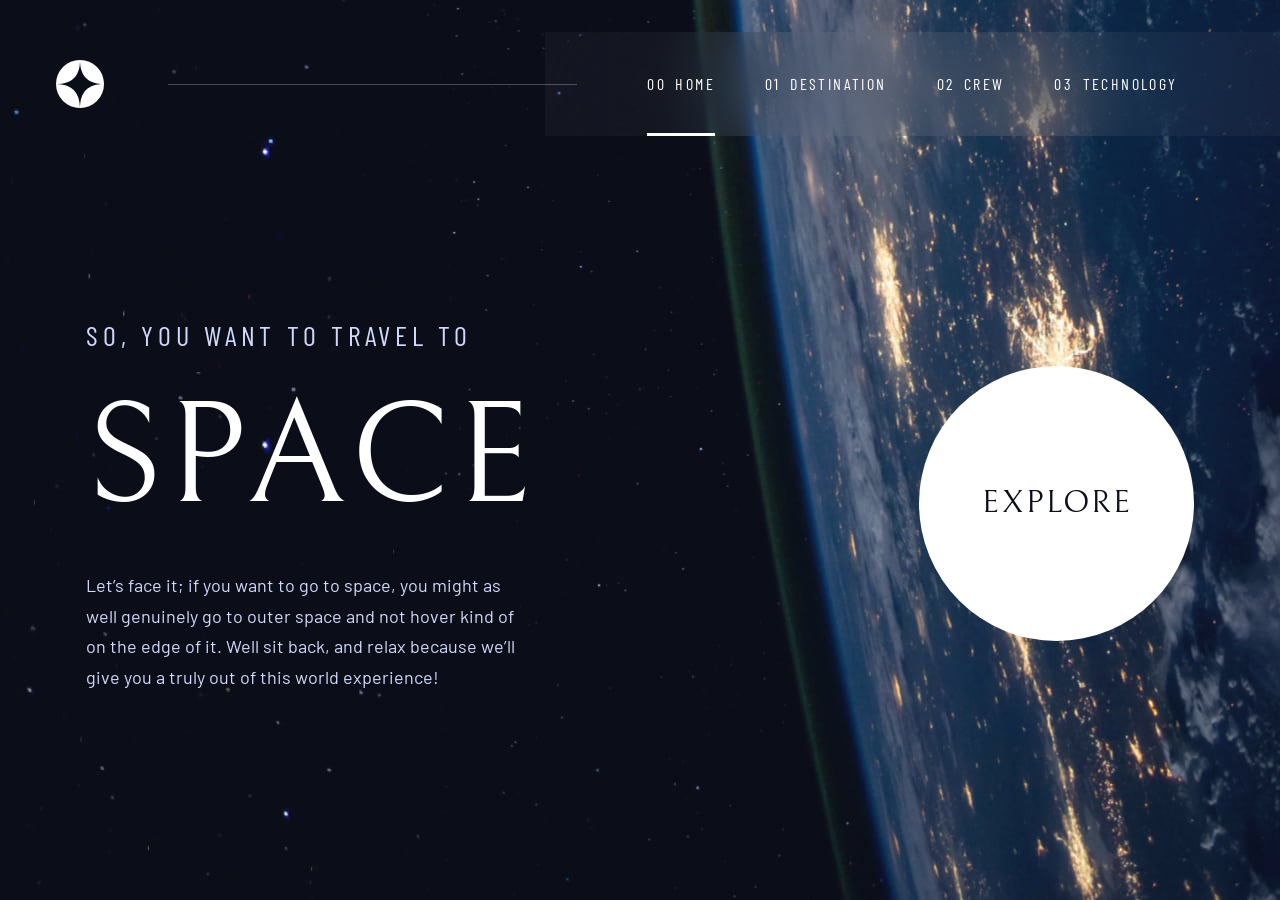
<file: index.html>
<!DOCTYPE html>
<html lang="en">
<head>
  <meta charset="UTF-8">
  <meta http-equiv="X-UA-Compatible" content="IE=edge">
  <meta name="viewport" content="width=device-width, initial-scale=1.0">
  <link rel="preconnect" href="https://fonts.googleapis.com">
  <link rel="preconnect" href="https://fonts.gstatic.com" crossorigin>
  <link href="https://fonts.googleapis.com/css2?family=Barlow+Condensed:wght@400;700&family=Barlow:wght@400;700&family=Bellefair&display=swap" rel="stylesheet">
  <link rel="stylesheet" href="css/reset.css">
  <link rel="stylesheet" href="css/style.css">
  <title>Space Tourism - Home</title>
  <script src="js/navigation.js" defer></script>
</head>
  
<body class="page-home">
  <div class="page-container">
    <header class="header">
      <a href="index.html" class="header__logo-link">
        <img src="images/shared/logo.svg" alt="Space Tourism Star Logo" class="header__logo">
      </a>

      <div class="header__line"></div>

      <button type="button" class="nav-toggle" aria-controls="primary-nav" aria-expanded="false">
        <img src="images/shared/icon-hamburger.svg" alt="Open Menu" class="hamburger-icon">
        <img src="images/shared/icon-close.svg" alt="Close Menu" class="close-icon">
      </button>

      <nav class="nav" id="primary-nav">
        <ul class="nav__list">
          <li class="nav__item nav__item--active">
            <a href="index.html" class="nav__link"><span>00</span> Home</a>
          </li>
          <li class="nav__item">
            <a href="destination.html" class="nav__link"><span>01</span> Destination</a>
          </li>
          <li class="nav__item">
            <a href="crew.html" class="nav__link"><span>02</span> Crew</a>
          </li>
          <li class="nav__item">
            <a href="technology.html" class="nav__link"><span>03</span> Technology</a>
          </li>
        </ul>
      </nav>
    </header>

    <main class="hero">
      <div class="hero__content">
        <h1 class="hero__title">
          <span class="hero__span">So, you want to travel to </span>
          <span class="hero__main-text">Space</span>
        </h1>
        <p class="hero__description">Let’s face it; if you want to go to space, you might as well genuinely go to outer space and not hover kind of on the edge of it. Well sit back, and relax because we’ll give you a truly out of this world experience!</p>
      </div>

      <div class="hero__action">
        <a href="destination.html" class="hero__btn">Explore</a>
      </div>
    </main>
  </div>
</body>
</html>
</file>
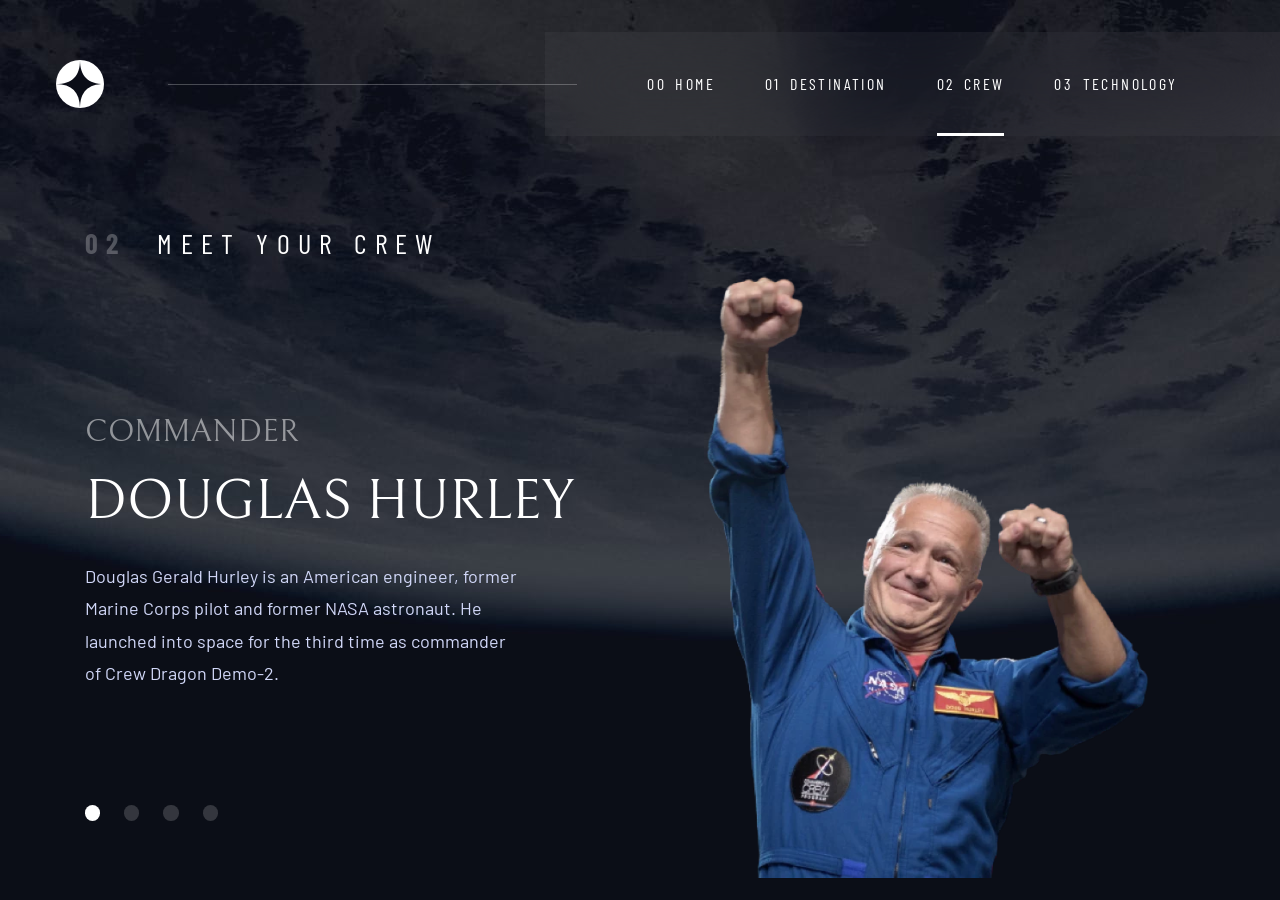
<file: crew.html>
<!DOCTYPE html>
<html lang="en">

<head>
  <meta charset="UTF-8">
  <meta http-equiv="X-UA-Compatible" content="IE=edge">
  <meta name="viewport" content="width=device-width, initial-scale=1.0">
  <link rel="preconnect" href="https://fonts.googleapis.com">
  <link rel="preconnect" href="https://fonts.gstatic.com" crossorigin>
  <link href="https://fonts.googleapis.com/css2?family=Barlow+Condensed:wght@400;700&family=Barlow:wght@400;700&family=Bellefair&display=swap" rel="stylesheet">
  <link rel="stylesheet" href="css/reset.css">
  <link rel="stylesheet" href="css/style.css">
  <title>Space Tourism - Crew</title>
  <script src="js/navigation.js" defer></script>
  <script src="js/crew.js" defer></script>
</head>

<body class="page-crew">

  <div class="page-container">
    <header class="header">
      <a href="index.html" class="header__logo-link">
        <img src="images/shared/logo.svg" alt="Space Tourism Star Logo" class="header__logo">
      </a>

      <div class="header__line"></div>

      <button type="button" class="nav-toggle" aria-controls="primary-nav" aria-expanded="false">
        <img src="images/shared/icon-hamburger.svg" alt="Open Menu" class="hamburger-icon">
        <img src="images/shared/icon-close.svg" alt="Close Menu" class="close-icon">
      </button>

      <nav class="nav" id="primary-nav">
        <ul class="nav__list">
          <li class="nav__item">
            <a href="index.html" class="nav__link"><span>00</span> Home</a>
          </li>
          <li class="nav__item">
            <a href="destination.html" class="nav__link"><span>01</span> Destination</a>
          </li>
          <li class="nav__item nav__item--active">
            <a href="crew.html" class="nav__link"><span>02</span> Crew</a>
          </li>
          <li class="nav__item">
            <a href="technology.html" class="nav__link"><span>03</span> Technology</a>
          </li>
        </ul>
      </nav>
    </header>

    <main class="crew-main">
      <div class="crew-grid-container">

        <div class="crew__data-column">
          <h1 class="crew__title">
            <span class="crew__title-number" aria-hidden="true">02</span> Meet your crew
          </h1>
          <div class="crew__details">
            <p class="crew__details-role">Commander</p>
            <h2 class="crew__details-name">Douglas Hurley</h2>
            <p class="crew__details-bio">Douglas Gerald Hurley is an American engineer, former Marine Corps pilot and former NASA astronaut. He launched into space for the third time as commander of Crew Dragon Demo-2.</p>
          </div>

          <div class="crew-slider-controls" role="tablist" aria-label="Crew member selector">
            <button type="button" class="crew-slider__dot crew-slider__dot--active" role="tab" aria-selected="true" data-index="0" aria-label="Slide 1: Commander"></button>
            <button type="button" class="crew-slider__dot" role="tab" aria-selected="false" data-index="1" aria-label="Slide 2: Mission Specialist"></button>
            <button type="button" class="crew-slider__dot" role="tab" aria-selected="false" data-index="2" aria-label="Slide 3: Pilot"></button>
            <button type="button" class="crew-slider__dot" role="tab" aria-selected="false" data-index="3" aria-label="Slide 4: Flight Engineer"></button>
          </div>
        </div>

        <div class="crew__visual-column">
          <div class="crew__image-wrapper">
            <img class="crew__image" src="images/crew/image-douglas-hurley.webp" alt="Douglas Hurley">
          </div>
        </div>

      </div>
    </main>
  </div>
</body>

</html>
</file>
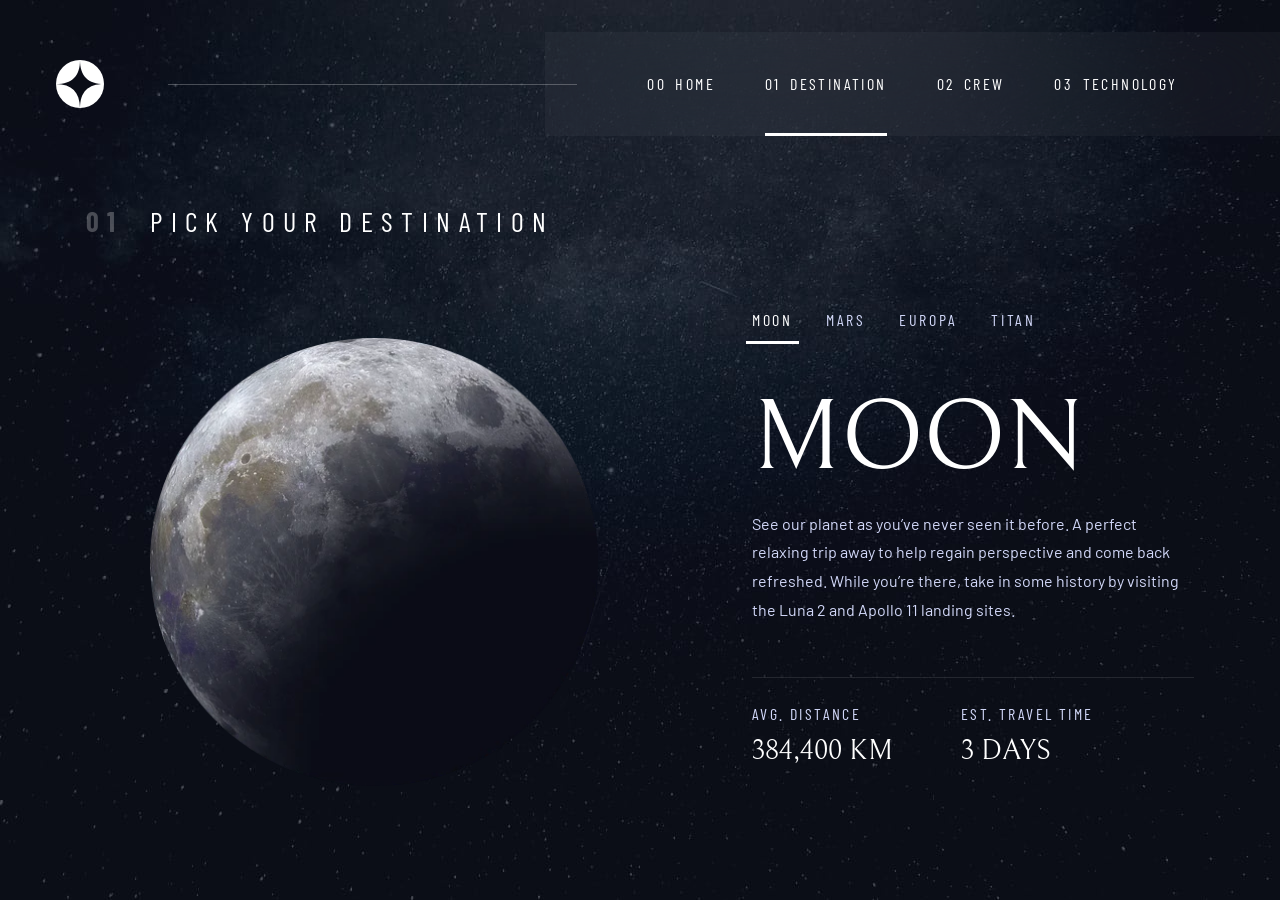
<file: destination.html>
<!DOCTYPE html>
<html lang="en">

<head>
  <meta charset="UTF-8">
  <meta http-equiv="X-UA-Compatible" content="IE=edge">
  <meta name="viewport" content="width=device-width, initial-scale=1.0">
  <link rel="preconnect" href="https://fonts.googleapis.com">
  <link rel="preconnect" href="https://fonts.gstatic.com" crossorigin>
  <link href="https://fonts.googleapis.com/css2?family=Barlow+Condensed:wght@400;700&family=Barlow:wght@400;700&family=Bellefair&display=swap" rel="stylesheet">
  <link rel="stylesheet" href="css/reset.css">
  <link rel="stylesheet" href="css/style.css">
  <title>Space Tourism - Destination</title>
  <script src="js/navigation.js" defer></script>
  <script src="js/destination.js" defer></script>
</head>

<body class="page-destination">

  <div class="page-container">
    <header class="header">
      <a href="index.html" class="header__logo-link">
        <img src="images/shared/logo.svg" alt="Space Tourism Star Logo" class="header__logo">
      </a>

      <div class="header__line"></div>

      <button type="button" class="nav-toggle" aria-controls="primary-nav" aria-expanded="false">
        <img src="images/shared/icon-hamburger.svg" alt="Open Menu" class="hamburger-icon">
        <img src="images/shared/icon-close.svg" alt="Close Menu" class="close-icon">
      </button>

      <nav class="nav" id="primary-nav">
        <ul class="nav__list">
          <li class="nav__item">
            <a href="index.html" class="nav__link"><span>00</span> Home</a>
          </li>
          <li class="nav__item nav__item--active">
            <a href="destination.html" class="nav__link"><span>01</span> Destination</a>
          </li>
          <li class="nav__item">
            <a href="crew.html" class="nav__link"><span>02</span> Crew</a>
          </li>
          <li class="nav__item">
            <a href="technology.html" class="nav__link"><span>03</span> Technology</a>
          </li>
        </ul>
      </nav>
    </header>

    <main class="destination-main">
      <div class="destination-container">

        <div class="destination__visual-column">
          <h1 class="destination__title">
            <span class="destination__title-number">01</span> Pick your destination
          </h1>
          
          <div class="destination__image-wrapper">
            <picture>
              <source id="planet-webp" srcset="images/destination/image-moon.webp" type="image/webp">
              <img id="planet-img" src="images/destination/image-moon.png" alt="Moon planetary view" class="destination__image">
            </picture>
          </div>
        </div>

        <div class="destination__data-column">
          <nav class="planet-selector" aria-label="Destination selection tabs">
            <ul class="planet-selector__list">
              <li class="planet-selector__item"><button class="planet-selector__btn planet-selector__btn--active" data-target="Moon">Moon</button></li>
              <li class="planet-selector__item"><button class="planet-selector__btn" data-target="Mars">Mars</button></li>
              <li class="planet-selector__item"><button class="planet-selector__btn" data-target="Europa">Europa</button></li>
              <li class="planet-selector__item"><button class="planet-selector__btn" data-target="Titan">Titan</button></li>
            </ul>
          </nav>
          
          <div class="destination__info">
          <article class="planet-details">
            <h2 class="planet-details__name" id="planet-name">Moon</h2>
            <p class="planet-details__description" id="planet-description">See our planet as you’ve never seen it before. A perfect relaxing trip away to help regain perspective and come back refreshed. While you’re there, take in some history by visiting the Luna 2 and Apollo 11 landing sites.</p>

            <hr class="planet-details__divider">

            <div class="planet-stats">
              <div class="planet-stats__group">
                <span class="planet-stats__label">Avg. Distance</span>
                <span class="planet-stats__value" id="planet-distance">384,400 km</span>
              </div>
              <div class="planet-stats__group">
                <span class="planet-stats__label">Est. Travel Time</span>
                <span class="planet-stats__value" id="planet-travel">3 days</span>
              </div>
            </div>
          </article>
          </div>
        </div>

      </div>
      </div>
    </main>
  </div>

</body>

</html>
</file>
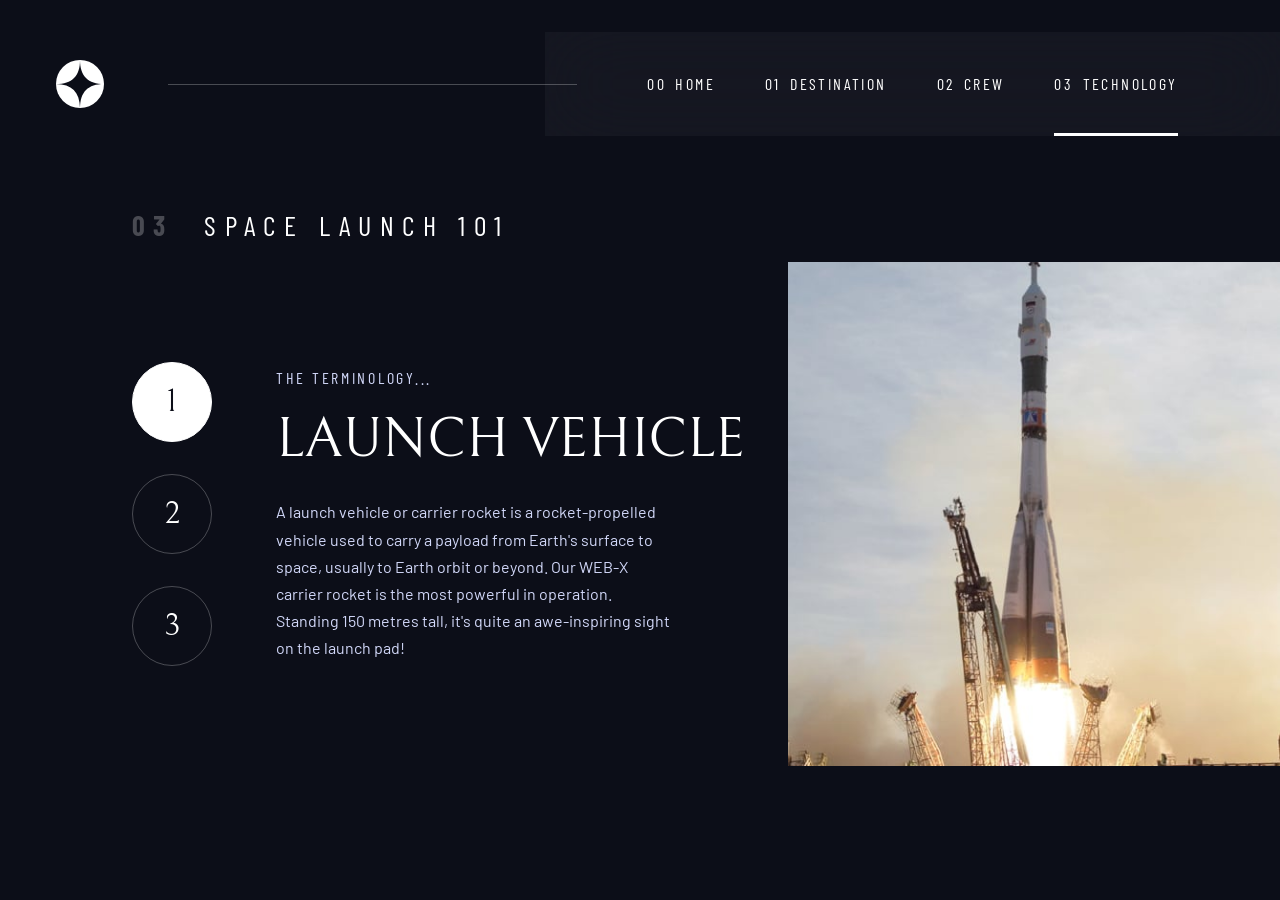
<file: technology.html>
<!DOCTYPE html>
<html lang="en">
<head>
  <meta charset="UTF-8">
  <meta http-equiv="X-UA-Compatible" content="IE=edge">
  <meta name="viewport" content="width=device-width, initial-scale=1.0">
  <link rel="preconnect" href="https://fonts.googleapis.com">
  <link rel="preconnect" href="https://fonts.gstatic.com" crossorigin>
  <link href="https://fonts.googleapis.com/css2?family=Barlow+Condensed:wght@400;700&family=Barlow:wght@400;700&family=Bellefair&display=swap" rel="stylesheet">
  <link rel="stylesheet" href="css/reset.css">
  <link rel="stylesheet" href="css/style.css">
  <title>Space Tourism - Technology</title>
  <script src="js/navigation.js" defer></script>
  <script src="js/tech.js" defer></script>
</head>

<body class="page-tech">

  <div class="page-container">
    <header class="header">
      <a href="index.html" class="header__logo-link">
        <img src="images/shared/logo.svg" alt="Space Tourism Star Logo" class="header__logo">
      </a>

      <div class="header__line"></div>

      <button type="button" class="nav-toggle" aria-controls="primary-nav" aria-expanded="false">
        <img src="images/shared/icon-hamburger.svg" alt="Open Menu" class="hamburger-icon">
        <img src="images/shared/icon-close.svg" alt="Close Menu" class="close-icon">
      </button>

      <nav class="nav" id="primary-nav">
        <ul class="nav__list">
          <li class="nav__item">
            <a href="index.html" class="nav__link"><span>00</span> Home</a>
          </li>
          <li class="nav__item">
            <a href="destination.html" class="nav__link"><span>01</span> Destination</a>
          </li>
          <li class="nav__item">
            <a href="crew.html" class="nav__link"><span>02</span> Crew</a>
          </li>
          <li class="nav__item nav__item--active">
            <a href="technology.html" class="nav__link"><span>03</span> Technology</a>
          </li>
        </ul>
      </nav>
    </header>

    <main class="tech-main">
      <h1 class="tech__title">
        <span class="tech__title-number">03</span> Space launch 101
      </h1>

      <div class="tech-grid-container">

        <div class="tech-tab-controls" role="tablist" aria-label="Technology selector">
          <button type="button" class="tech-tab__btn tech-tab__btn--active" role="tab" aria-selected="true" data-index="0" aria-label="Launch vehicle">1</button>
          <button type="button" class="tech-tab__btn" role="tab" aria-selected="false" data-index="1" aria-label="Spaceport">2</button>
          <button type="button" class="tech-tab__btn" role="tab" aria-selected="false" data-index="2" aria-label="Space capsule">3</button>
        </div>

        <article class="tech__details">
          <p class="tech__subtitle">The terminology...</p>
          <h2 class="tech__details-name">Launch vehicle</h2>
          <p class="tech__details-bio">A launch vehicle or carrier rocket is a rocket-propelled vehicle used to carry a payload from Earth's surface to space, usually to Earth orbit or beyond. Our WEB-X carrier rocket is the most powerful in operation. Standing 150 metres tall, it's quite an awe-inspiring sight on the launch pad! </p>
        </article>

        <div class="tech__visual-column">
          <picture class="tech__image-wrapper">
            <source media="(min-width: 64rem)" srcset="images/technology/image-launch-vehicle-portrait.jpg">
            <img class="tech__image" src="images/technology/image-launch-vehicle-landscape.jpg" alt="Launch Vehicle">
          </picture>
        </div>

      </div>
    </main>
  </div>
</body>

</html>
</file>
<file: css/style.css>
:root {
  /* Colors */
  --blue-900: hsl(230 35% 7%);
  --blue-300: hsl(231 77% 90%);
  --white: hsl(0 0% 100%);

  --blue-900-raw: 230 35% 7%;
  --blue-300-raw: 231 77% 90%;
  --white-raw: 0 0% 100%;

  /* Font-families */
  --ff-serif: "Bellefair", serif;
  --ff-sans-cond: "Barlow Condensed", sans-serif;
  --ff-sans: "Barlow", sans-serif;

  /* Font-weights */
  --fw-regular: 400;
  --fw-bold: 700;

  /* Font-sizes */
  --fs-preset-1: clamp(5rem, 10vw + 1rem, 9rem);
  /* Hero Heading */
  --fs-preset-2: clamp(3.5rem, 8vw + 1rem, 6.25rem);
  /* Large Section Title */
  --fs-preset-3: clamp(2.5rem, 5vw + 1rem, 3.5rem);
  /* Subheading / Planet Name */
  --fs-preset-4: clamp(1.5rem, 3vw + 0.5rem, 2rem);
  /* Card Title / Sub-heading */
  --fs-preset-5: clamp(1.25rem, 2vw + 0.5rem, 1.75rem);
  /* Medium UI Text */
  --fs-preset-6: clamp(1rem, 1.5vw + 0.5rem, 1.125rem);
  /* Default Body / Text */
  --fs-preset-7: clamp(0.875rem, 1.2vw + 0.4rem, 1rem);
  /* Standard UI Labels */
  --fs-preset-8: clamp(0.75rem, 1vw + 0.375rem, 0.875rem);
  /* Small Captions */

  /* Letter spacing */
  --ls-preset-5: 0.3em;
  --ls-preset-6: 0.17em;
  --ls-preset-7: 0.15em;
  --ls-preset-8: 0.035em;

  /* Spacing system */
  --space-1800: 9rem;
  --space-1600: 8rem;
  --space-1400: 7rem;
  --space-1275: 6.75rem;
  --space-1200: 6rem;
  --space-1025: 5.25rem;
  --space-1000: 5rem;
  --space-825: 4.25rem;
  --space-800: 4rem;
  --space-700: 3.5rem;
  --space-625: 3.25rem;
  --space-612: 3.125rem;
  --space-600: 3rem;
  --space-500: 2.5rem;
  --space-450: 2.25rem;
  --space-400: 2rem;
  --space-300: 1.5rem;
  --space-225: 1.25rem;
  --space-200: 1rem;
  --space-150: 0.75rem;
  --space-100: 0.5rem;
  --space-75: 0.375rem;
  --space-50: 0.25rem;
  --space-25: 0.125rem;

  /* Custom Spacing */
  --nav-padding-inline: clamp(6rem, 8vw, 9.125rem);
  --mw-desktop: 73.25rem;
  --selector-gap: 1.3125rem;
}

/* ==========================================================================
  GLOBAL / BASE STYLES (Mobile First Defaults)
   ========================================================================== */

/* --- Body Base --- */
body {
  line-height: 1.5;
  min-height: 100vh;
  text-rendering: optimizeSpeed;
  overflow-y: auto;
  overflow-x: hidden;
  color: var(--white);
  font-family: var(--ff-sans);
  font-weight: var(--fw-regular);
  background-color: var(--blue-900);
  background-size: cover;
  background-position: center bottom;
  background-repeat: no-repeat;
  background-attachment: fixed;
}

/* --- Mobile Background Images --- */
.page-home {
  background-image: url("../images/home/background-home-mobile.jpg");
}

.page-destination {
  background-image: url("../images/destination/background-destination-mobile.jpg");
}

.page-crew {
  background-image: url("../images/crew/background-crew-mobile.jpg");
}

.page-technology {
  background-image: url("../images/technology/background-technology-mobile.jpg");
}

.page-container {
  width: 100%;
  min-height: 100vh;
  display: flex;
  flex-direction: column;
}

/* --- Header & Navigation --- */
.header {
  display: flex;
  justify-content: space-between;
  align-items: center;
  position: relative;
  min-height: clamp(5.5rem, 4.44vw + 4.46rem, 8.5rem);
  padding-inline: clamp(var(--space-300), 4vw + 0.5rem, var(--space-1000));
  z-index: 1000;
}

.header__logo,
.logo img {
  width: 48px;
  height: 48px;
}

.header__logo-link {
  display: inline-block;
  transition: opacity 0.25s ease, transform 0.25s ease;
}

.header__logo-link:hover,
.header__logo-link:focus-visible {
  opacity: 0.8;
  transform: scale(1.05);
}

.header__line {
  display: none;
}

.nav-toggle {
  position: absolute;
  right: clamp(var(--space-300), 4vw + 0.5rem, var(--space-1000));
  top: 50%;
  transform: translateY(-50%);
  z-index: 9999;
  padding: 0.5rem;
}

.nav-toggle .close-icon {
  display: none;
}

.nav-toggle[aria-expanded="true"] .hamburger-icon {
  display: none;
}

.nav-toggle[aria-expanded="true"] .close-icon {
  display: block;
}

.nav {
  position: fixed;
  inset: 0 0 0 32%;
  background-color: hsl(var(--blue-900-raw) / 0.15);
  backdrop-filter: blur(40px);
  -webkit-backdrop-filter: blur(40px);
  padding: var(--space-1600) var(--space-400);
  transform: translateX(100%);
  transition: transform 0.3s ease-in-out;
  z-index: 999;
}

.nav[data-visible] {
  transform: translateX(0);
}

.nav__list {
  display: flex;
  flex-direction: column;
  gap: var(--space-400);
}

.nav__link {
  position: relative;
  font-family: var(--ff-sans-cond);
  font-size: var(--fs-preset-7);
  letter-spacing: var(--ls-preset-7);
  text-transform: uppercase;
  display: block;
  padding-block: var(--space-50);
  transition: color 0.25s ease, opacity 0.25s ease;
}

.nav__link span {
  margin-inline-end: var(--space-50);
}

.nav__link:hover,
.nav__link:focus-visible {
  color: var(--blue-300);
}

/* ==========================================================================
      HOMEPAGE LAYOUT (Mobile Defaults)
      ========================================================================== */
.hero {
  flex-grow: 1;
  display: flex;
  flex-direction: column;
  justify-content: space-between;
  align-items: center;
  text-align: center;
  padding-inline: var(--space-300);
  padding-block-start: var(--space-300);
  padding-block-end: clamp(var(--space-600), 8vh, var(--space-1200));
}

.hero__content {
  display: flex;
  flex-direction: column;
  align-items: center;
  margin-block: 0;
}

.hero__action {
  margin-block-start: var(--space-600);
}

.hero__span {
  display: block;
  font-family: var(--ff-sans-cond);
  font-size: var(--fs-preset-5);
  font-weight: var(--fw-regular);
  letter-spacing: var(--ls-preset-6);
  color: var(--blue-300);
  text-transform: uppercase;
  margin-block-end: var(--space-300);
}

.hero__main-text {
  display: block;
  font-family: var(--ff-serif);
  font-weight: 400;
  font-size: var(--fs-preset-1);
  text-transform: uppercase;
  color: var(--white);
  line-height: 1.1;
  letter-spacing: var(--ls-preset-8);
  margin-block-end: var(--space-400);
}

.hero__description {
  font-family: var(--ff-sans);
  font-size: var(--fs-preset-6);
  color: var(--blue-300);
  line-height: 1.7;
  max-width: 43ch;
  width: 100%;
  margin-inline: auto;
}

.hero__btn {
  display: grid;
  place-items: center;
  font-family: var(--ff-serif);
  font-size: var(--fs-preset-4);
  letter-spacing: 2px;
  text-transform: uppercase;
  color: var(--blue-900);
  background-color: var(--white);
  width: clamp(9.375rem, 28vw, 17.1875rem);
  height: clamp(9.375rem, 28vw, 17.1875rem);
  border-radius: 50%;
  position: relative;
  z-index: 1;
}

.hero__btn::after {
  content: "";
  position: absolute;
  inset: 0;
  background-color: hsl(var(--white-raw) / 0.1);
  border-radius: 50%;
  z-index: -1;
  opacity: 0;
  transition: transform 0.4s cubic-bezier(0.25, 1, 0.5, 1), opacity 0.3s ease;
}

.hero__btn:hover::after,
.hero__btn:focus-visible::after {
  opacity: 1;
  transform: scale(1.55);
}

/* ==========================================================================
      DESTINATION LAYOUT (Mobile Defaults)
      ========================================================================== */
.destination-main {
  flex-grow: 1;
  display: flex;
  flex-direction: column;
  padding-inline: var(--space-400);
  padding-block-end: var(--space-800);
}

.destination-container {
  display: grid;
  grid-template-columns: 1fr;
  gap: var(--space-200);
  max-width: 65rem;
  margin: 0 auto;
  width: 100%;
  text-align: center;
}

.destination__title {
  font-family: var(--ff-sans-cond);
  font-size: clamp(var(--fs-preset-8), 4vw, var(--fs-preset-5));
  letter-spacing: var(--ls-preset-5);
  font-weight: 400;
  text-transform: uppercase;
  margin-block-start: var(--space-200);
  margin-block-end: var(--space-400);
}

.destination__title-number {
  font-weight: 700;
  opacity: 0.25;
  margin-inline-end: var(--space-150);
}

.destination__image-wrapper {
  max-width: clamp(9rem, 30vw, 24rem);
  margin: 0 auto;
}

.destination__image {
  width: 100%;
  height: auto;
}

.planet-selector {
  margin-block-start: var(--space-200);
  margin-block-end: var(--space-300);
}

.planet-selector__list {
  display: flex;
  justify-content: center;
  gap: var(--space-400);
}

.planet-selector__btn {
  font-family: var(--ff-sans-cond);
  font-size: var(--fs-preset-7);
  letter-spacing: var(--ls-preset-6);
  text-transform: uppercase;
  color: var(--blue-300);
  padding-block-end: var(--space-150);
  position: relative;
}

.planet-selector__btn::after {
  content: "";
  position: absolute;
  inset: auto 0 0 0;
  width: 100%;
  height: 0.1875rem;
  background-color: transparent;
  transition: background-color 0.2s ease;
}

.planet-selector__btn:hover::after {
  background-color: hsl(var(--white-raw) / 0.5);
}

.planet-selector__btn--active {
  color: var(--white);
}

.planet-selector__btn--active::after {
  background-color: var(--white);
}

.planet-details__name {
  font-family: var(--ff-serif);
  font-size: var(--fs-preset-2);
  text-transform: uppercase;
  font-weight: 400;
  margin-block-end: var(--space-100);
  line-height: 1.1;
}

.planet-details__description {
  color: var(--blue-300);
  font-family: var(--ff-sans);
  line-height: 1.8;
  font-size: var(--fs-preset-8);
  max-width: 28rem;
  margin-block-end: var(--space-600);
}

.planet-details__divider {
  border: 0;
  height: 1px;
  background-color: hsl(var(--white-raw) / 0.1);
  margin-block: var(--space-625) var(--space-300);
  max-width: 28rem;
}

.planet-stats {
  display: flex;
  flex-direction: column;
  gap: var(--space-400);
}

.planet-stats__group {
  display: flex;
  flex-direction: column;
  gap: var(--space-50);
}

.planet-stats__label {
  font-family: var(--ff-sans-cond);
  font-size: var(--fs-preset-7);
  letter-spacing: var(--ls-preset-7);
  text-transform: uppercase;
  color: var(--blue-300);
}

.planet-stats__value {
  font-family: var(--ff-serif);
  font-size: var(--fs-preset-5);
  text-transform: uppercase;
}

/* ==========================================================================
      CREW LAYOUT (Mobile Defaults)
      ========================================================================== */
.crew-main {
  flex-grow: 1;
  display: grid;
  align-items: start;
  padding-block: clamp(var(--space-200), 4vh, var(--space-600));
  padding-inline: clamp(var(--space-400), 5vw, var(--space-800));
}

.crew-grid-container {
  display: grid;
  grid-template-columns: 1fr;
  gap: clamp(var(--space-200), 3vh, var(--space-400));
  width: 100%;
  max-width: 70rem;
  margin: 0 auto;
  text-align: center;
}

.crew__data-column {
  display: flex;
  flex-direction: column;
  justify-content: center;
}

.crew__title {
  font-family: var(--ff-sans-cond);
  font-size: clamp(var(--fs-preset-8), 4vw, var(--fs-preset-5));
  letter-spacing: var(--ls-preset-5);
  text-transform: uppercase;
  color: var(--white);
  font-weight: 400;
  margin-block-end: clamp(var(--space-300), 5vh, var(--space-800));
  text-align: left;
}

.crew__title-number {
  font-weight: 700;
  color: hsl(var(--white-raw) / 0.25);
  margin-inline-end: var(--space-200);
}

.crew__details {
  margin-block-end: clamp(var(--space-300), 4vh, var(--space-600));
}

.crew__details-role {
  font-family: var(--ff-serif);
  font-size: clamp(var(--fs-preset-8), 3.5vw, var(--fs-preset-4));
  text-transform: uppercase;
  color: hsl(var(--white-raw) / 0.5);
  margin-block-end: var(--space-50);
}

.crew__details-name {
  font-family: var(--ff-serif);
  font-size: clamp(var(--fs-preset-5), 7vw, var(--fs-preset-3));
  text-transform: uppercase;
  color: var(--white);
  font-weight: 400;
  margin-block-end: var(--space-300);
}

.crew__details-bio {
  font-family: var(--ff-sans);
  font-size: var(--fs-preset-6);
  color: var(--blue-300);
  line-height: 1.8;
  max-width: 28rem;
  margin: 0 auto;
}

.crew-slider-controls {
  display: flex;
  justify-content: center;
  gap: var(--space-300);
  margin-block-end: clamp(var(--space-200), 3vh, var(--space-400));
}

.crew-slider__dot {
  width: 0.95rem;
  height: 0.95rem;
  border-radius: 50%;
  background-color: hsl(var(--white-raw) / 0.17);
  transition: background-color 0.2s cubic-bezier(0.4, 0, 0.2, 1);
}

.crew-slider__dot:hover {
  background-color: hsl(var(--white-raw) / 0.5);
}

.crew-slider__dot--active {
  background-color: var(--white);
}

.crew__visual-column {
  display: flex;
  justify-content: center;
  align-items: end;
}

.crew__image-wrapper {
  width: 100%;
  max-width: 28rem;
  display: flex;
  justify-content: center;
}

.crew__image {
  width: auto;
  height: auto;
  max-height: clamp(15rem, 35vh, 25rem);
  object-fit: contain;
}

/* ==========================================================================
      TECH LAYOUT (MOBILE DEFAULTS)
      ========================================================================== */
.tech-main {
  flex-grow: 1;
  display: flex;
  flex-direction: column;
  padding-inline: 0;
  padding-block-start: var(--space-300);
  padding-block-end: var(--space-800);
}

.tech__title {
  font-family: var(--ff-sans-cond);
  font-size: clamp(var(--fs-preset-8), 4vw, var(--fs-preset-5));
  letter-spacing: var(--ls-preset-5);
  text-transform: uppercase;
  color: var(--white);
  font-weight: 400;
  margin-block-end: clamp(var(--space-300), 4vh, var(--space-800));
  padding-inline: clamp(var(--space-400), 5vw, var(--space-800));
  text-align: center;
}

.tech__title-number {
  font-weight: 700;
  color: hsl(var(--white-raw) / 0.25);
  margin-inline-end: var(--space-200);
}

.tech-grid-container {
  display: flex;
  flex-direction: column;
  align-items: center;
  width: 100%;
}

.tech__visual-column {
  width: 100%;
  order: 1;
  margin-block-end: var(--space-400);
}

.tech__image-wrapper {
  width: 100%;
  display: block;
}

.tech__image {
  width: 100%;
  height: auto;
  object-fit: cover;
}

.tech-tab-controls {
  order: 2;
  display: flex;
  justify-content: center;
  gap: var(--space-200);
  margin-block-end: var(--space-400);
}

.tech-tab__btn {
  width: 2.5rem;
  height: 2.5rem;
  border-radius: 50%;
  border: 1px solid hsl(var(--white-raw) / 0.25);
  color: var(--white);
  font-family: var(--ff-serif);
  font-size: var(--fs-preset-8);
  display: grid;
  place-items: center;
  transition: border-color 0.2s ease, background-color 0.2s ease,
    color 0.2s ease;
}

.tech-tab__btn:hover {
  border-color: var(--white);
}

.tech-tab__btn--active {
  background-color: var(--white);
  color: var(--blue-900);
  border-color: var(--white);
}

.tech__details {
  order: 3;
  text-align: center;
  padding-inline: var(--space-400);
}

.tech__subtitle {
  font-family: var(--ff-sans-cond);
  font-size: var(--fs-preset-7);
  letter-spacing: var(--ls-preset-6);
  text-transform: uppercase;
  color: var(--blue-300);
  margin-block-end: var(--space-100);
}

.tech__details-name {
  font-family: var(--ff-serif);
  font-size: var(--fs-preset-3);
  text-transform: uppercase;
  color: var(--white);
  font-weight: 400;
  margin-block-end: var(--space-200);
}

.tech__details-bio {
  font-family: var(--ff-sans);
  font-size: var(--fs-preset-9);
  color: var(--blue-300);
  line-height: 1.7;
  max-width: 28rem;
  margin: 0 auto;
}

/* ==========================================================================
      TABLET MEDIA QUERY (min-width: 48rem)
      ========================================================================== */
@media (min-width: 48rem) {
  body {
    background-position: center center;
  }

  /* --- Tablet Background Images --- */
  .page-home {
    background-image: url("../images/home/background-home-tablet.jpg");
  }

  .page-destination {
    background-image: url("../images/destination/background-destination-tablet.jpg");
  }

  .page-crew {
    background-image: url("../images/crew/background-crew-tablet.jpg");
  }

  .page-technology {
    background-image: url("../images/technology/background-technology-tablet.jpg");
  }

  /* --- Header & Navigation --- */
  .header {
    padding-inline-start: var(--space-500);
    padding-inline-end: 0;
  }

  .nav-toggle {
    display: none;
  }

  .nav {
    position: static;
    transform: none;
    background-color: hsl(var(--white-raw) / 0.04);
    backdrop-filter: blur(40px);
    -webkit-backdrop-filter: blur(40px);
    padding-block: 0;
    display: flex;
    align-items: center;
  }

  .header__logo,
  .logo img {
    flex-shrink: 0;
  }

  .nav__list {
    flex-direction: row;
    height: 100%;
  }

  .nav__item {
    height: 100%;
    display: flex;
    align-items: center;
    position: relative;
  }

  .nav__link {
    padding-block: var(--space-500);
  }

  .nav__link span {
    display: none;
  }

  .nav__item::after {
    content: "";
    position: absolute;
    bottom: 0;
    left: 0;
    width: 100%;
    height: 3px;
    background-color: transparent;
    transition: background-color 0.2s ease;
  }

  .nav__item:hover::after {
    background-color: hsl(var(--white-raw) / 0.5);
  }

  .nav__item--active::after {
    background-color: var(--white);
  }

  /* --- Home Tablet --- */
  .hero {
    flex-direction: column;
    justify-content: space-between;
    align-items: center;
    text-align: center;
    padding-block-start: var(--space-1200);
    padding-block-end: var(--space-1200);
  }

  .hero__description {
    max-width: 45ch;
  }

  /* --- Destination Tablet --- */
  .destination__title {
    text-align: left;
    margin-block-end: var(--space-600);
  }

  .destination-container {
    grid-template-columns: 1fr;
    text-align: center;
    justify-items: center;
    gap: var(--space-400);
    margin-block-start: 0;
  }

  .destination__image-wrapper {
    max-width: 18.75rem;
    margin-inline: auto;
  }

  .destination__data-column {
    display: flex;
    flex-direction: column;
    align-items: center;
    justify-self: center;
    padding-block-start: var(--space-200);
    max-width: 36rem;
    width: 100%;
  }

  .planet-details__description {
    max-width: 54ch;
    margin-inline: auto;
  }

  .planet-details__divider {
    width: 100%;
    max-width: 36rem;
    margin-inline: auto;
  }

  .planet-stats {
    flex-direction: row;
    justify-content: space-evenly;
    width: 100%;
    max-width: 36rem;
  }

  /* --- Crew Tablet --- */
  .crew-main {
    padding-inline: var(--space-600);
  }

  .crew__title,
  .tech__title {
    text-align: left;
  }

  .crew-grid-container {
    gap: var(--space-500);
  }

  .crew__details-bio {
    max-width: 37rem;
  }

  .crew__image {
    max-height: 32rem;
  }
}

/* ==========================================================================
      DESKTOP MEDIA QUERY (min-width: 64rem)
      ========================================================================== */
@media (min-width: 64rem) {

  /* --- Desktop Background Images --- */
  .page-home {
    background-image: url("../images/home/background-home-desktop.jpg");
  }

  .page-destination {
    background-image: url("../images/destination/background-destination-desktop.jpg");
  }

  .page-crew {
    background-image: url("../images/crew/background-crew-desktop.jpg");
  }

  .page-technology {
    background-image: url("../images/technology/background-technology-desktop.jpg");
  }

  /* --- Global Desktop Spacing: Move main content up --- */
  .destination-main,
  .crew-main,
  .tech-main {
    padding-block-start: var(--space-400);
  }

  /* --- Desktop Header & Navigation --- */
  .header {
    margin-block-start: var(--space-225);
    max-width: 90rem;
    width: 100%;
    margin-inline: auto;
    padding-inline-start: var(--space-700);
    padding-inline-end: 0;
    display: flex;
    align-items: center;
    position: relative;
  }

  .header__line {
    display: block;
    height: 1px;
    background-color: hsl(var(--white-raw) / 0.25);
    flex-grow: 1;
    margin-inline-start: var(--space-800);
    margin-inline-end: -2rem;
    position: relative;
    z-index: 25;
  }

  .nav {
    padding-inline: var(--nav-padding-inline);
    background-color: hsl(var(--white-raw) / 0.04);
    backdrop-filter: blur(40px);
    -webkit-backdrop-filter: blur(40px);
    display: flex;
    align-items: center;
    margin-inline-start: auto;
    z-index: 10;
  }

  .nav__list {
    gap: var(--space-612);
    z-index: 20;
  }

  .nav__item {
    height: 100%;
    display: flex;
    align-items: center;
    position: relative;
  }

  .nav__link span {
    display: inline-block;
  }

  /* --- Hero Desktop --- */
  .hero {
    flex-direction: row;
    justify-content: space-between;
    align-items: center;
    text-align: left;
    max-width: var(--mw-desktop);
    width: 100%;
    margin-inline: auto;
    padding-inline: var(--space-400);
    padding-block-start: var(--space-600);
    padding-block-end: clamp(var(--space-600), 10vh, var(--space-1200));
  }

  .hero__content {
    align-items: flex-start;
    max-width: 28.125rem;
  }

  .hero__description {
    margin-inline: 0;
    max-width: 43ch;
  }

  .hero__action {
    margin-block-start: 0;
  }

  /* --- Destination Desktop --- */
  .destination-main {
    max-width: var(--mw-desktop);
    width: 100%;
    margin-inline: auto;
    padding-inline: var(--space-400);
  }

  .destination-container {
    grid-template-columns: repeat(2, 1fr);
    text-align: left;
    align-items: center;
    column-gap: var(--space-800);
    margin-block-start: var(--space-50);
    max-width: var(--mw-desktop);
  }

  .destination__visual-column {
    display: flex;
    flex-direction: column;
    align-items: flex-start;
    gap: var(--space-500);
    width: 100%;
  }

  .destination__title {
    margin-block-end: var(--space-600);
    font-size: var(--fs-preset-5);
  }

  .destination__image-wrapper {
    margin-inline-start: var(--space-800);
    margin-block-start: var(--space-100);
    max-width: 28rem;
    width: 100%;
  }

  .destination__data-column {
    display: flex;
    flex-direction: column;
    align-items: flex-start;
    justify-self: end;
    margin-block-start: var(--space-1025);
    width: 100%;
    max-width: 28rem;
  }

  .planet-selector {
    margin-block: var(--space-100) var(--space-400);
  }

  .planet-selector__list {
    justify-content: flex-start;
    gap: var(--selector-gap);
  }

  .destination__info {
    margin-inline-start: var(--space-75);
  }

  .planet-details__name {
    font-size: var(--fs-preset-2);
    margin-block: var(--space-100) var(--space-200);
  }

  .planet-details__description {
    font-size: var(--fs-preset-9);
    max-width: 27.60rem;
  }

  .planet-stats {
    flex-direction: row;
    justify-content: flex-start;
    align-items: flex-start;
    gap: var(--space-825);
  }

  /* --- Crew Desktop --- */
  .crew-main {
    padding-inline: var(--space-1000);
    padding-block-start: var(--space-200);
    padding-block-end: 0;
    align-items: flex-start;
  }

  .crew-grid-container {
    grid-template-columns: repeat(2, 1fr);
    text-align: left;
    gap: var(--space-500);
    width: 100%;
    max-width: 69.375rem;
    margin: 0 auto;
    align-items: center;
  }

  .crew__data-column {
    align-items: flex-start;
    padding-block-end: 0;
  }

  .crew__title {
    margin-block-end: var(--space-1800);
  }

  .crew__details {
    margin-block-end: var(--space-100);
  }

  .crew__details-role {
    margin-block-end: var(--space-50);
  }

  .crew__details-name {
    margin-block-end: var(--space-200);
  }

  .crew__details-bio {
    margin-inline: 0;
    margin-block-end: var(--space-1275);
    max-width: 27.5rem;
  }

  .crew-slider-controls {
    justify-content: flex-start;
    margin-block-end: 0;
  }

  .crew__visual-column {
    display: flex;
    justify-content: center;
    align-items: flex-end;
    margin-block-start: var(--space-1400);
  }

  .crew__image-wrapper {
    max-width: 35.9375rem; /* 575px */
    width: 100%;
  }

  .crew__image {
    width: 100%;
    max-height: 37.625rem; /* 602px */
    object-fit: contain;
  }

  /* --- Technology Desktop --- */
  .tech-main {
    width: 100%;
    max-width: 90rem;
    margin-inline: auto;
    padding-inline-start: clamp(var(--space-400), 5vw, 10.3rem);
    padding-inline-end: 0;
    padding-block-start: var(--space-700);
    padding-block-end: var(--space-800);
  }

  .tech__title {
    margin-block-end: var(--space-200);
    padding-inline-start: var(--space-825);
    text-align: left;
    max-width: 75rem;
  }

  .tech-grid-container {
    display: grid;
    grid-template-columns: auto minmax(28rem, 1fr) minmax(24rem, 32.1875rem);
    align-items: center;
    column-gap: clamp(var(--space-500), 5vw, var(--space-1000));
    width: 100%;
  }

  .tech-tab-controls {
    order: 1;
    flex-direction: column;
    gap: var(--space-400);
    margin-block-end: 0;
    padding-inline-start: var(--space-825);
  }

  .tech-tab__btn {
    width: 5rem;
    height: 5rem;
    font-size: var(--fs-preset-4);
  }

  .tech__details {
    order: 2;
    text-align: left;
    padding-inline: 0;
  }

  .tech__details-name {
    white-space: nowrap;
  }

  .tech__details-bio {
    margin-inline: 0;
    max-width: 44ch;
  }

  .tech__visual-column {
    order: 3;
    margin-block-end: 0;
    justify-self: end;
    align-self: center;
    width: 100%;
  }

  .tech__image {
    width: 100%;
    height: auto;
    object-fit: cover;
  }
}

/* ==========================================================================
      ACCESSIBILITY: REDUCED MOTION
      ========================================================================== */
@media (prefers-reduced-motion: reduce) {

  *,
  *::before,
  *::after {
    animation-duration: 0.01ms !important;
    animation-iteration-count: 1 !important;
    transition-duration: 0.01ms !important;
    scroll-behavior: auto !important;
  }

  .nav {
    transition: none;
  }

  .hero__btn::after {
    transition: none;
  }
}
</file>
